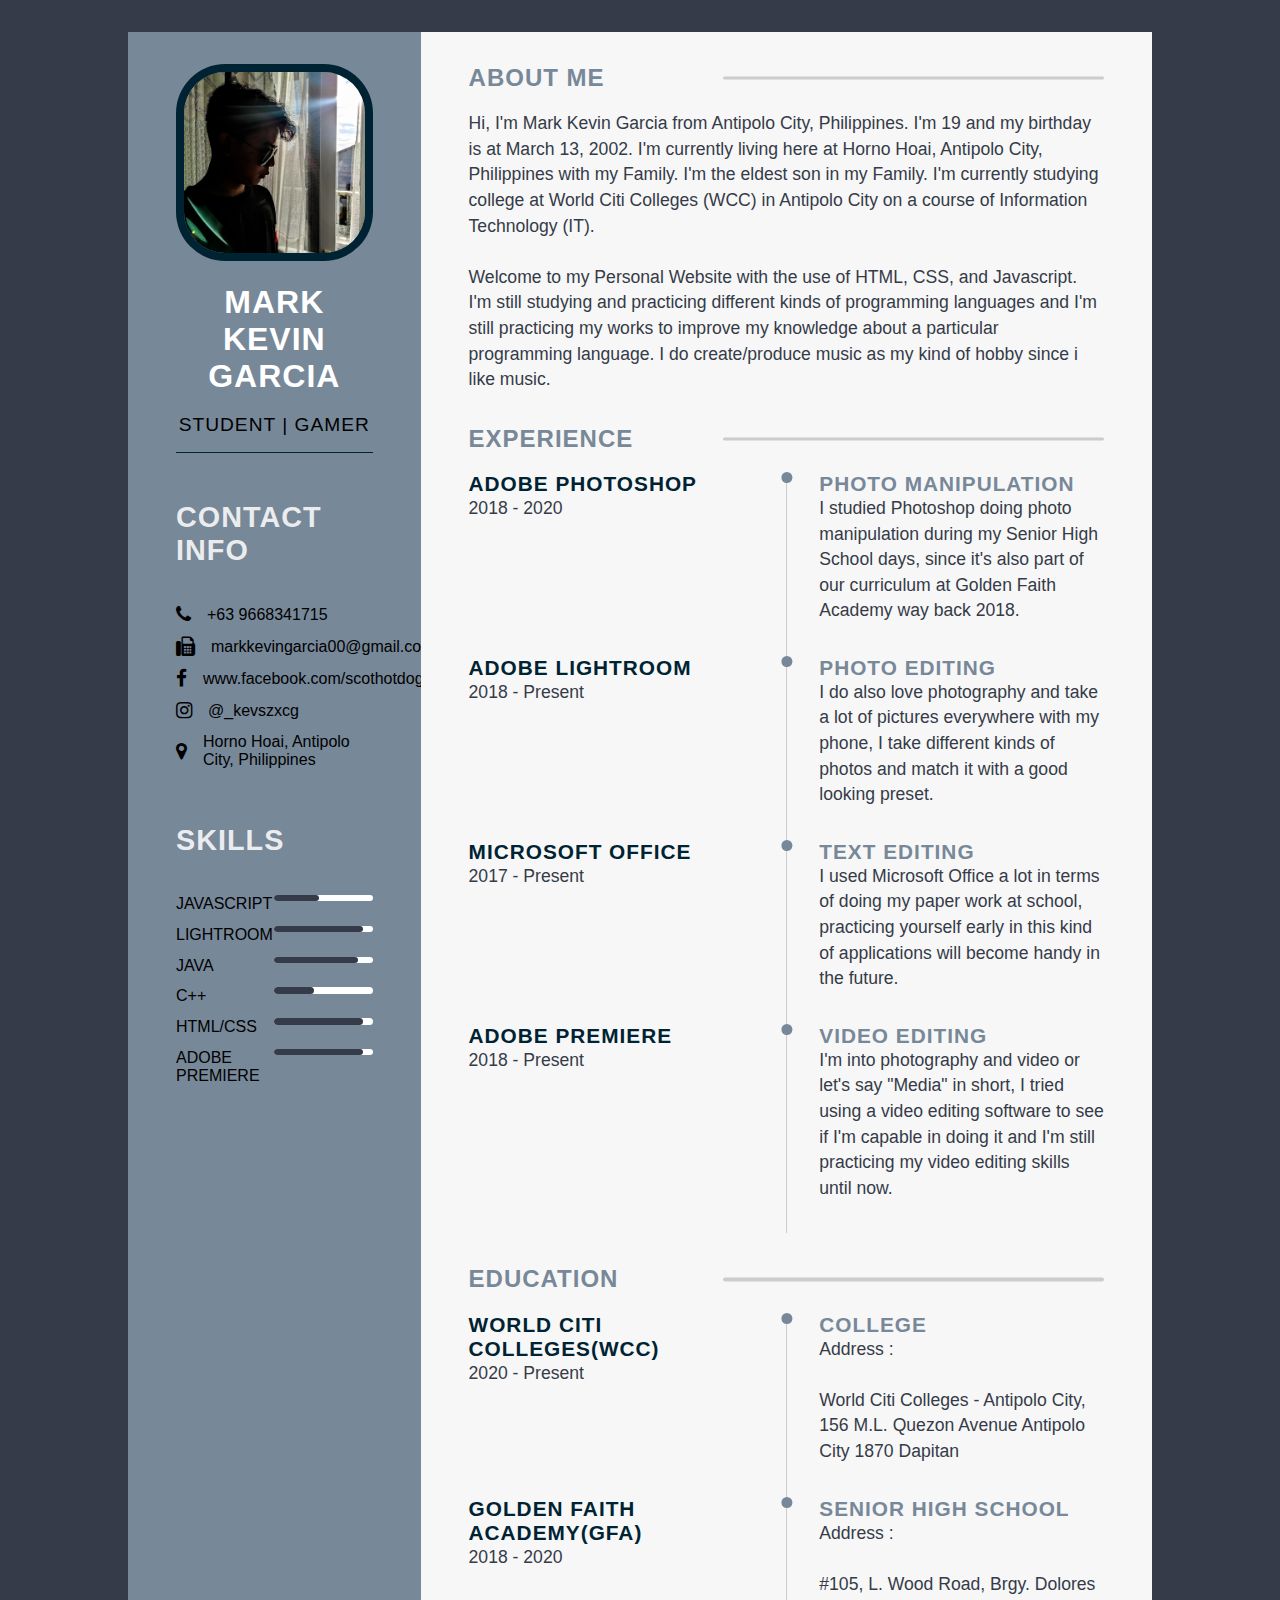
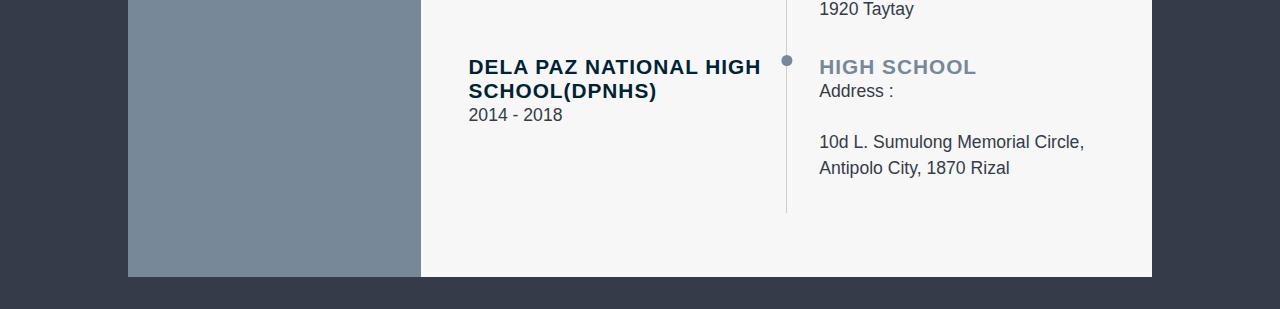
<file: cv.html>
<!DOCTYPE html>
<html lang="en">
<head>
    <meta charset="UTF-8">
    <meta http-equiv="X-UA-Compatible" content="IE=edge">
    <meta name="viewport" content="width=device-width, initial-scale=1.0">
    <title>View My CV</title>
    <link rel="preconnect" href="https://fonts.gstatic.com">
    <link rel="stylesheet" href="cvstyle.css">
    <link href="https://fonts.googleapis.com/css2?family=Poppins:wght@100;300;400;600&display=swap" rel="stylesheet">
    <link rel="stylesheet" href="https://cdnjs.cloudflare.com/ajax/libs/font-awesome/4.7.0/css/font-awesome.min.css">
</head>
<body>
    <main class="main-content">
        <section class="left-section">
            <div class="left-content">
                <div class="profile">
                    <div class="image">
                        <img src="avatar.jpg" alt="">
                    </div>
                    <h2 class="name">Mark Kevin Garcia</h2>
                    <p class="career">Student | Gamer</p>
                </div>
                <div class="contact-info">
                    <h3 class="main-title">Contact Info</h3>
                    <ul>
                        <li>
                            <i class="fa fa-phone"></i>
                            +63 9668341715
                        </li>
                        <li>
                            <i class="fa fa-fax"></i>
                            markkevingarcia00@gmail.com
                        </li>
                        <li>
                            <i class="fa fa-facebook"></i>
                            www.facebook.com/scothotdog/
                        </li>
                        <li>
                            <i class="fa fa-instagram"></i>
                            @_kevszxcg
                        </li>
                        <li>
                            <i class="fa fa-map-marker"></i>
                            Horno Hoai, Antipolo City, Philippines
                        </li>
                    </ul>
                </div>
                <div class="skills-section">
                    <h3 class="main-title">Skills</h3>
                    <ul>
                        <li>
                            <p class="skill-title">Javascript</p>
                            <div class="progress-bar">
                                <div class="progress js-progress"></div>
                            </div>
                        </li>
                        <li>
                            <p class="skill-title">Lightroom</p>
                            <div class="progress-bar">
                                <div class="progress ps-progress"></div>
                            </div>
                        </li>
                        <li>
                            <p class="skill-title">Java</p>
                            <div class="progress-bar">
                                <div class="progress j-progress"></div>
                            </div>
                        </li>
                        <li>
                            <p class="skill-title">C++</p>
                            <div class="progress-bar">
                                <div class="progress c-progress"></div>
                            </div>
                        </li>
                        <li>
                            <p class="skill-title">html/css</p>
                            <div class="progress-bar">
                                <div class="progress ps-progress"></div>
                            </div>
                        </li>
                        <li>
                            <p class="skill-title">Adobe Premiere</p>
                            <div class="progress-bar">
                                <div class="progress ps-progress"></div>
                            </div>
                        </li>
                    </ul>
                </div>
               
                        </ul>
                    </div>
                </div>
            </div>
        </section>
        <section class="right-section">
            <div class="right-main-content">
                <section class="about sect">
                    <h2 class="right-title">About Me</h2>
                    <p class="para">
                        Hi, I'm Mark Kevin Garcia from Antipolo City, Philippines. I'm 19 and my birthday is at March 13, 2002. I'm currently living here at Horno Hoai, Antipolo City, Philippines with my Family. I'm the eldest son in my Family. I'm currently studying college at World Citi Colleges (WCC) in Antipolo City on a course of Information Technology (IT).<br>
                        <br>
                        Welcome to my Personal Website with the use of HTML, CSS, and Javascript. I'm still studying and practicing different kinds of programming languages and I'm still practicing my works to improve my knowledge about a particular programming language. I do create/produce music as my kind of hobby since i like music.
                    </p>
                </section>

                <section class="experince sect">
                    <h2 class="right-title">Experience</h2>
                    <div class="timeline">
                        <div class="left-tl-content">
                            <h5 class="tl-title">Adobe Photoshop</h5>
                            <p class="para">2018 - 2020</p>
                        </div>
                        <div class="right-tl-content">
                            <div class="tl-content">
                                <h5 class="tl-title-2">Photo Manipulation</h5>
                                <p class="para">
                                    I studied Photoshop doing photo manipulation during my Senior High School days, since it's also part of our curriculum at Golden Faith Academy way back 2018.
                                </p>
                            </div>
                        </div>
                    </div>
                    <div class="timeline">
                        <div class="left-tl-content">
                            <h5 class="tl-title">Adobe Lightroom</h5>
                            <p class="para">2018 - Present</p>
                        </div>
                        <div class="right-tl-content">
                            <div class="tl-content">
                                <h5 class="tl-title-2">Photo Editing</h5>
                                <p class="para">
                                    I do also love photography and take a lot of pictures everywhere with my phone, I take different kinds of photos and match it with a good looking preset.
                                </p>
                            </div>
                        </div>
                    </div>
                    <div class="timeline">
                        <div class="left-tl-content">
                            <h5 class="tl-title">Microsoft Office</h5>
                            <p class="para">2017 - Present</p>
                        </div>
                        <div class="right-tl-content">
                            <div class="tl-content">
                                <h5 class="tl-title-2">Text Editing</h5>
                                <p class="para">
                                    I used Microsoft Office a lot in terms of doing my paper work at school, practicing yourself early in this kind of applications will become handy in the future.
                                </p>
                            </div>
                        </div>
                    </div>
                    <div class="timeline">
                        <div class="left-tl-content">
                            <h5 class="tl-title">Adobe Premiere</h5>
                            <p class="para">2018 - Present</p>
                        </div>
                        <div class="right-tl-content">
                            <div class="tl-content">
                                <h5 class="tl-title-2">Video Editing</h5>
                                <p class="para">
                                    I'm into photography and video or let's say "Media" in short, I tried using a video editing software to see if I'm capable in doing it and I'm still practicing my video editing skills until now.
                                </p>
                            </div>
                        </div>
                    </div>
                </section>
                <section class="education sect">
                    <h2 class="right-title">education</h2>
                    <div class="timeline">
                        <div class="left-tl-content">
                            <h5 class="tl-title">World Citi Colleges(WCC)</h5>
                            <p class="para">2020 - Present</p>
                        </div>
                        <div class="right-tl-content">
                            <div class="tl-content">
                                <h5 class="tl-title-2">College</h5>
                                <p class="para">
                                    Address : <br>
                                    <br>
                                    World Citi Colleges - Antipolo City, 156 M.L. Quezon Avenue Antipolo City 1870 Dapitan
                                </p>
                            </div>
                        </div>
                    </div>
                    <div class="timeline">
                        <div class="left-tl-content">
                            <h5 class="tl-title">Golden Faith Academy(GFA)</h5>
                            <p class="para">2018 - 2020</p>
                        </div>
                        <div class="right-tl-content">
                            <div class="tl-content">
                                <h5 class="tl-title-2">Senior High School</h5>
                                <p class="para">
                                    Address : <br>
                                    <br>
                                    #105, L. Wood Road, Brgy. Dolores 1920 Taytay
                                </p>
                            </div>
                        </div>
                    </div>
                    <div class="timeline">
                        <div class="left-tl-content">
                            <h5 class="tl-title">Dela Paz National High School(DPNHS)</h5>
                            <p class="para">2014 - 2018</p>
                        </div>
                        <div class="right-tl-content">
                            <div class="tl-content">
                                <h5 class="tl-title-2">High School</h5>
                                <p class="para">
                                    Address : <br>
                                    <br>
                                    10d L. Sumulong Memorial Circle, Antipolo City, 1870 Rizal
                                </p>
                            </div>
                        </div>
                    </div>
                </section>
            </div>
        </section>
    </main>
</body>
</html>
</file>
<file: cvstyle.css>
*{
    padding: 0;
    margin: 0;
    box-sizing: border-box;
    list-style: none;
    font-family: 'Nunito', sans-serif;
}

body{
    background-color: #353b48;
}

.main-content{
    min-height: 100vh;
    width: 80%;
    margin: 2rem auto;
    display: grid;
    grid-template-columns: repeat(7, 1fr);
}

.left-section{
    grid-column: span 2;
    height: 100%;
    background-color: lightslategray;
}
.right-section{
    grid-column: span 5;
    background-color: #f7f7f7;
    height: 100%;
}


.left-content{
    padding: 2rem 3rem;
}
.profile{
    width: 100%;
    border-bottom: 1px solid #002333;
}

.image{
    width: 100%;
    text-align: center;
}
.profile img{
    width: 100%;
    border-radius: 25%;
    border: 8px solid #002333;
    
}

.name{
    font-size: 2rem;
    color: white;
    text-align: center;
    text-transform: uppercase;
    letter-spacing: 1px;
    padding: 1.2rem 0;
}

.career{
    font-size: 1.2rem;
    color: black;
    text-align: center;
    text-transform: uppercase;
    letter-spacing: 1px;
    padding-bottom: 1rem;
}

.main-title{
    font-size: 1.8rem;
    text-transform: uppercase;
    letter-spacing: 1px;
    color: #f7f7f7ec;
    padding-top: 3rem;
}

.contact-info ul{
    padding-top: 2rem;
}

.contact-info ul li{
    padding: .4rem 0;
    display: flex;
    align-items: center;
    color: black;
}
.contact-info ul li i{
    padding-right: 1rem;
    font-size: 1.2rem;
    color: black;
}

.skills-section ul{
    padding-top: 2rem;
}
.skills-section ul li{
    display: grid;
    grid-template-columns: repeat(2, 1fr);
    padding: .4rem 0;
}

.progress-bar{
    width: 100%;
    height: .4rem;
    background-color: white;
    position: relative;
    border-radius: 12px;
}
.progress{
    height: 100%;
    position: absolute;
    left: 0;
    background-color: #353b48;
    border-radius: 12px;
}
.js-progress{
    width: 45%;
}
.ps-progress{
    width: 90%;
}
.j-progress{
    width: 85%;
}
.c-progress{
    width: 40%;
}
.n-progress{
    width: 60%;
}
.w-progress{
    width: 75%;
}


.skill-title{
    text-transform: uppercase;
    color: black;
    font-size: 1rem;
}

.sub-title{
    padding-top: 2rem;
    font-size: 1.2rem;
    text-transform: uppercase;
    color: #f7f7f7;
}

.sub-para{
    color: #ccc;
    padding: .4rem 0;
}

.references-section li{
    color: #ccc;
    padding: .2rem 0;
}
.references-section li i{
    padding-right: .5rem;
    font-size: 1.2rem;
    color: #2D9CDB;
}

.right-main-content{
    padding: 2rem 3rem;
}


.right-title{
    letter-spacing: 1px;
    text-transform: uppercase;
    color: lightslategray;
    margin-bottom: 1.2rem;
    position: relative;
}

.right-title::after{
    content: "";
    position: absolute;
    width: 60%;
    height: .2rem;
    background-color: #ccc;
    border-radius: 12px;
    right: 0;
    top: 50%;
    transform: translateY(-50%);
}

.para{
    line-height: 1.6rem;
    color: #353b48;
    font-size: 1.1rem;
}

.sect{
    padding-bottom: 2rem;
}

.timeline{
    display: grid;
    grid-template-columns: repeat(2, 1fr);
}

.tl-title{
    letter-spacing: 1px;
    font-size: 1.3rem;
    color: #002333;
    text-transform: uppercase;
}
.tl-title-2{
    letter-spacing: 1px;
    font-size: 1.3rem;
    color: lightslategray;
    text-transform: uppercase;
}

.tl-content{
    border-left: 1px solid #ccc;
    padding-left: 2rem;
    position: relative;
    padding-bottom: 2rem;
}

.tl-title-2::before{
    content: "";
    position: absolute;
    width: .7rem;
    height: .7rem;
    background-color: lightslategray;
    border-radius: 50%;
    transform: translateX(-50%);
    left: 0;
}

/*Media Querries*/
@media screen and (max-width:823px){
    .right-title::after{
        width: 40%;
    }
}
@media screen and (max-width:681px){
    .right-title::after{
        width: 30%;
    }
}
@media screen and (max-width:780px){
    .timeline{
        grid-template-columns: repeat(1, 1fr);
    }
}
@media screen and (max-width:780px){
    .left-section{
        grid-column: span 3;
    }
    .right-section{
        grid-column: span 4;
    }
}
@media screen and (max-width:1200px){
    .main-content{
        grid-template-columns: repeat(1, 1fr);
    }
    .profile img{
        width: 40%;
    }
}
@media screen and (max-width:700px){
    .profile img{
        width: 60%;
    }
}
@media screen and (max-width:390px){
    .name{
        font-size: 1.5rem;
    }
}
</file>
